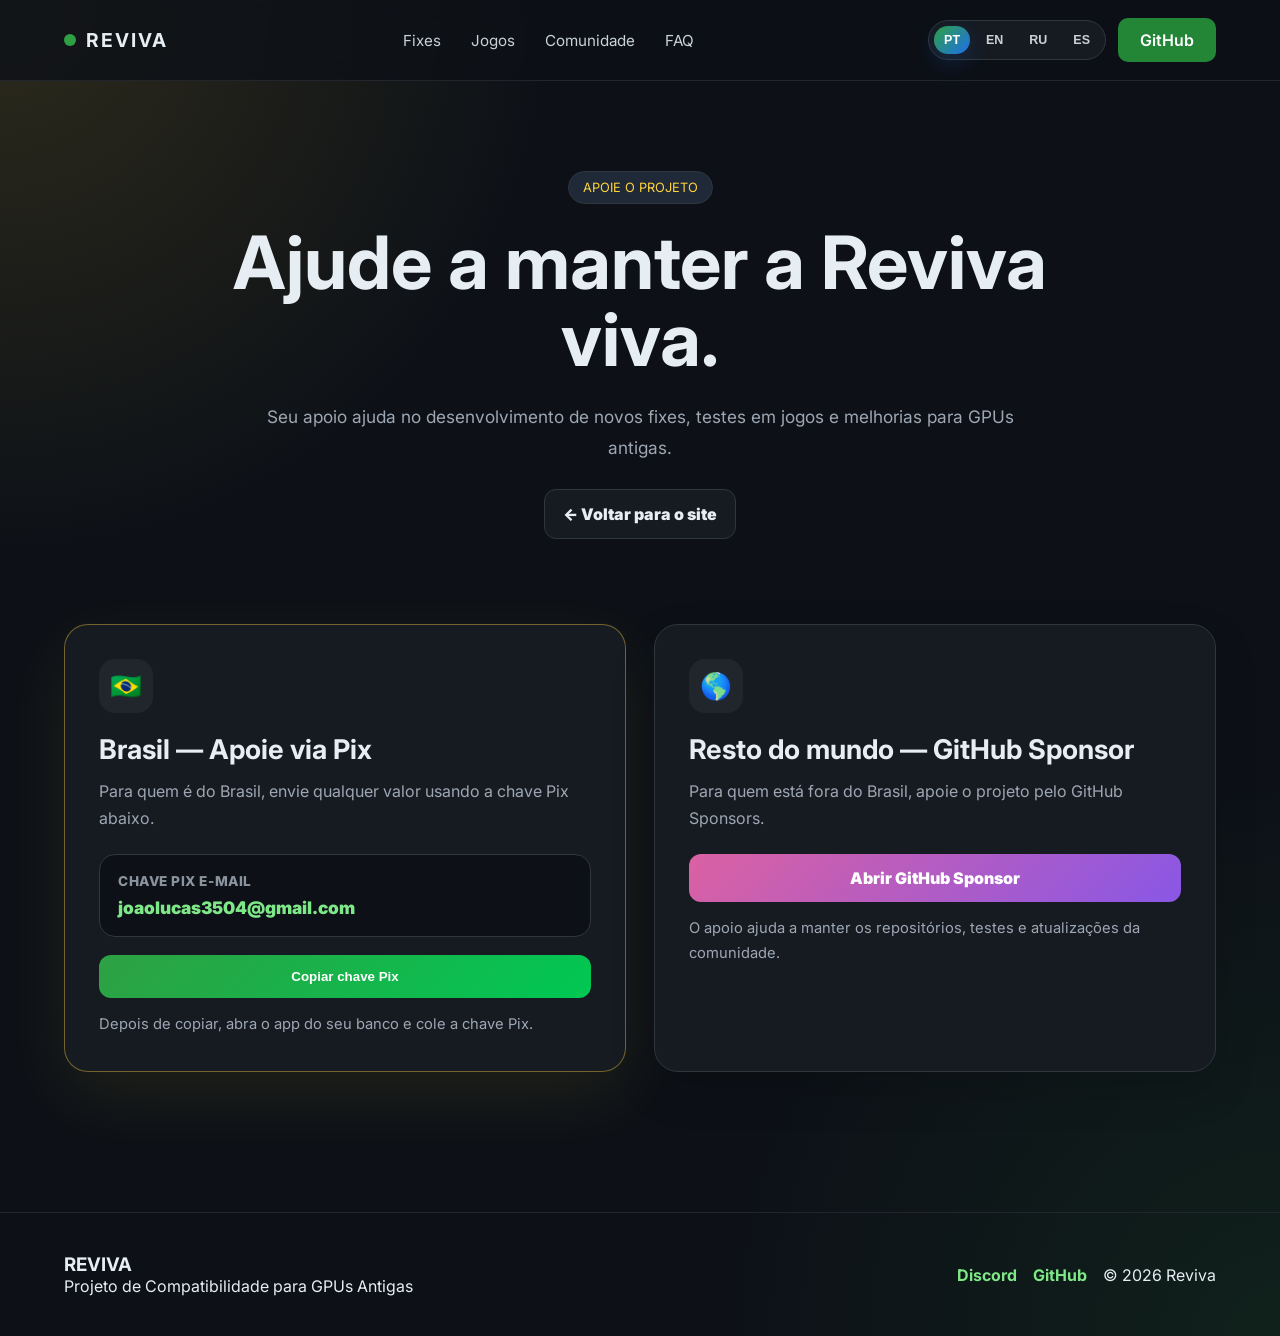
<file: support.html>
<!DOCTYPE html>
<html lang="pt-BR">
<head>
<meta charset="UTF-8">
<meta name="viewport" content="width=device-width, initial-scale=1.0">
<title>Reviva — Apoie o Projeto</title>
<meta name="description" content="Apoie o projeto Reviva via Pix no Brasil ou GitHub Sponsors no exterior.">
<link rel="preconnect" href="https://fonts.googleapis.com">
<link href="https://fonts.googleapis.com/css2?family=Inter:wght@400;500;600;700;800;900&display=swap" rel="stylesheet">
<link rel="stylesheet" href="style.css">
</head>
<body class="support-page">
<header class="topbar">
  <div class="container nav">
    <a class="logo" href="index.html" style="text-decoration:none;color:inherit;">
      <span class="dot"></span>
      <h1>REVIVA</h1>
    </a>

    <nav>
      <a href="index.html#fixes" data-i18n="navFixes">Fixes</a>
      <a href="index.html#games" data-i18n="navGames">Jogos</a>
      <a href="index.html#community" data-i18n="navCommunity">Comunidade</a>
      <a href="index.html#faq" data-i18n="navFaq">FAQ</a>
    </nav>

    <div class="nav-actions">
      <div class="language-switcher" aria-label="Selecionar idioma">
        <button class="lang-btn active" type="button" data-lang="pt-BR">PT</button>
        <button class="lang-btn" type="button" data-lang="en">EN</button>
        <button class="lang-btn" type="button" data-lang="ru">RU</button>
        <button class="lang-btn" type="button" data-lang="es">ES</button>
      </div>
      <a class="github-btn" href="https://github.com/Megadroidgames" target="_blank" rel="noopener">GitHub</a>
    </div>
  </div>
</header>

<main>
  <section class="support-hero-section">
    <div class="container">
      <div class="badge" data-i18n="badge">APOIE O PROJETO</div>
      <h2 data-i18n="title">Ajude a manter a Reviva viva.</h2>
      <p data-i18n="subtitle">Seu apoio ajuda no desenvolvimento de novos fixes, testes em jogos e melhorias para GPUs antigas.</p>
      <a class="back-home" href="index.html" data-i18n="backHome">← Voltar para o site</a>
    </div>
  </section>

  <section class="container support-grid">
    <article class="support-card featured">
      <div class="support-icon">🇧🇷</div>
      <h3 data-i18n="pixTitle">Brasil — Apoie via Pix</h3>
      <p data-i18n="pixText">Para quem é do Brasil, envie qualquer valor usando a chave Pix abaixo.</p>

      <div class="pix-box">
        <span class="pix-label" data-i18n="pixLabel">Chave Pix e-mail</span>
        <strong class="pix-key" id="pixKey">joaolucas3504@gmail.com</strong>
      </div>

      <button class="copy-pix" type="button" data-copy-pix data-i18n="copyPix">Copiar chave Pix</button>
      <p class="support-note" data-i18n="pixNote">Depois de copiar, abra o app do seu banco e cole a chave Pix.</p>
    </article>

    <article class="support-card">
      <div class="support-icon">🌎</div>
      <h3 data-i18n="sponsorTitle">Resto do mundo — GitHub Sponsor</h3>
      <p data-i18n="sponsorText">Para quem está fora do Brasil, apoie o projeto pelo GitHub Sponsors.</p>

      <a class="sponsor-main" href="https://github.com/sponsors/Megadroidgames" target="_blank" rel="noopener" data-i18n="sponsorButton">Abrir GitHub Sponsor</a>
      <p class="support-note" data-i18n="sponsorNote">O apoio ajuda a manter os repositórios, testes e atualizações da comunidade.</p>
    </article>
  </section>
</main>

<footer>
  <div class="container footer">
    <div>
      <h3>REVIVA</h3>
      <p data-i18n="footer">Projeto de Compatibilidade para GPUs Antigas</p>
    </div>

    <div class="footer-links">
      <a href="https://discord.gg/UWGq4SWQtj" target="_blank" rel="noopener">Discord</a>
      <a href="https://github.com/Megadroidgames" target="_blank" rel="noopener">GitHub</a>
      <p>© 2026 Reviva</p>
    </div>
  </div>
</footer>

<script src="support.js"></script>
</body>
</html>
</file>
<file: style.css>
*{
margin:0;
padding:0;
box-sizing:border-box;
}

body{
font-family:'Inter',sans-serif;
background:#0d1117;
color:#e6edf3;
}

.container{
width:min(1200px,90%);
margin:auto;
}

.topbar{
border-bottom:1px solid #21262d;
background:#0d1117cc;
backdrop-filter:blur(10px);
position:sticky;
top:0;
z-index:1000;
}

.nav{
display:flex;
justify-content:space-between;
align-items:center;
padding:18px 0;
}

.logo{
display:flex;
align-items:center;
gap:10px;
}

.logo h1{
font-size:1.2rem;
letter-spacing:2px;
}

.dot{
width:12px;
height:12px;
background:#2ea043;
border-radius:50%;
}

nav{
display:flex;
gap:30px;
}

nav a{
text-decoration:none;
color:#c9d1d9;
font-size:0.95rem;
}

.github-btn,.primary,.secondary{
text-decoration:none;
display:inline-block;
padding:12px 22px;
border-radius:10px;
border:none;
font-weight:600;
cursor:pointer;
}

.github-btn{
background:#238636;
color:white;
}

.hero{
padding:90px 0;
background:
radial-gradient(circle at top left,#1f6feb33,transparent 30%),
radial-gradient(circle at bottom right,#23863622,transparent 30%);
}

.hero-grid{
display:grid;
grid-template-columns:1fr 1fr;
gap:50px;
align-items:center;
}

.badge{
display:inline-block;
background:#1f2937;
padding:8px 14px;
border:1px solid #30363d;
border-radius:999px;
margin-bottom:20px;
font-size:0.8rem;
}

.hero h2{
font-size:4rem;
line-height:1.05;
margin-bottom:20px;
}

.hero p{
font-size:1.1rem;
color:#9da7b3;
line-height:1.8;
max-width:650px;
}

.hero-buttons{
display:flex;
gap:15px;
margin-top:30px;
flex-wrap:wrap;
}

.primary{
background:#2ea043;
color:white;
}

.secondary{
background:#161b22;
border:1px solid #30363d;
color:#e6edf3;
}

.stats{
display:flex;
gap:50px;
margin-top:50px;
}

.stats strong{
display:block;
font-size:1.6rem;
}

.stats span{
color:#8b949e;
}

.hero-card{
background:#161b22;
border:1px solid #30363d;
border-radius:18px;
overflow:hidden;
}

.terminal-top{
padding:14px;
border-bottom:1px solid #30363d;
display:flex;
gap:8px;
}

.terminal-top span{
width:12px;
height:12px;
border-radius:50%;
background:#484f58;
}

pre{
padding:30px;
line-height:1.8;
color:#7ee787;
font-size:0.95rem;
overflow:auto;
}

.features{
padding:80px 0;
}

.cards{
display:grid;
grid-template-columns:repeat(3,1fr);
gap:25px;
}

.card{
background:#161b22;
border:1px solid #30363d;
padding:30px;
border-radius:18px;
}

.card h3{
margin-bottom:15px;
}

.card p{
color:#8b949e;
line-height:1.7;
}

.section-title{
margin-bottom:40px;
}

.section-title h2{
font-size:2.5rem;
margin-bottom:10px;
}

.section-title p{
color:#8b949e;
}

.fixes,.games,.faq{
padding:90px 0;
}

.repo-grid{
display:grid;
grid-template-columns:repeat(2,1fr);
gap:25px;
}

.repo-card{
background:#161b22;
border:1px solid #30363d;
padding:28px;
border-radius:18px;
transition:0.2s;
}

.repo-card:hover{
transform:translateY(-5px);
border-color:#1f6feb;
}

.repo-top{
display:flex;
justify-content:space-between;
gap:15px;
margin-bottom:15px;
}

.repo-top span{
background:#1f6feb22;
padding:6px 12px;
border-radius:999px;
font-size:0.8rem;
}

.repo-card p{
color:#8b949e;
margin-bottom:20px;
}

.tags{
display:flex;
flex-wrap:wrap;
gap:10px;
}

.tags span{
background:#21262d;
padding:8px 12px;
border-radius:999px;
font-size:0.85rem;
}

.game-list{
display:grid;
grid-template-columns:repeat(2,1fr);
gap:28px;
}

.game-card{
background:#161b22;
border:1px solid #30363d;
border-radius:24px;
overflow:hidden;
box-shadow:0 18px 45px #00000024;
transition:opacity .35s ease, transform .35s ease, border-color .2s ease, box-shadow .2s ease;
}

.game-card:hover{
transform:translateY(-7px);
border-color:#58a6ff;
box-shadow:0 24px 70px #1f6feb24;
}

.game-cover{
display:block;
position:relative;
aspect-ratio:16/10;
overflow:hidden;
background:#0d1117;
}

.game-cover::after{
content:"";
position:absolute;
inset:0;
background:linear-gradient(180deg,transparent 45%,#161b22 100%);
pointer-events:none;
}

.game-cover img{
width:100%;
height:100%;
object-fit:cover;
display:block;
transition:transform .35s ease, filter .35s ease;
}

.game-card:hover .game-cover img{
transform:scale(1.05);
filter:brightness(1.08);
}

.game-info{
padding:24px;
}

.game-status{
display:inline-flex;
align-items:center;
background:#23863622;
color:#7ee787;
border:1px solid #2ea04366;
padding:7px 12px;
border-radius:999px;
font-size:.78rem;
font-weight:800;
margin-bottom:14px;
}

.game-status.testing{
background:#f0883e22;
color:#ffa657;
border-color:#f0883e66;
}

.game-info h3{
font-size:1.45rem;
margin-bottom:10px;
}

.game-info p{
color:#8b949e;
line-height:1.6;
margin-bottom:20px;
}

.game-actions{
display:flex;
gap:12px;
flex-wrap:wrap;
}


.youtube-section{
padding:90px 0 20px;
}

.youtube-box{
background:
linear-gradient(135deg,#ff003333,#1f6feb22),
#161b22;
border:1px solid #30363d;
padding:46px;
border-radius:28px;
display:flex;
justify-content:space-between;
align-items:center;
gap:32px;
overflow:hidden;
position:relative;
}

.youtube-box::before{
content:'';
position:absolute;
right:-60px;
top:-80px;
width:220px;
height:220px;
background:#ff003322;
border-radius:50%;
filter:blur(8px);
}

.youtube-content{
position:relative;
z-index:1;
max-width:680px;
}

.youtube-badge{
display:inline-flex;
align-items:center;
gap:8px;
background:#ff003322;
color:#ffb3c1;
border:1px solid #ff4d6d66;
padding:8px 14px;
border-radius:999px;
font-weight:900;
font-size:.82rem;
margin-bottom:16px;
}

.youtube-box h2{
font-size:2.4rem;
margin-bottom:12px;
}

.youtube-box p{
color:#c9d1d9;
line-height:1.75;
}

.youtube-actions{
display:flex;
gap:14px;
flex-wrap:wrap;
justify-content:flex-end;
position:relative;
z-index:1;
}

.youtube-hero{
text-decoration:none;
display:inline-flex;
align-items:center;
justify-content:center;
gap:8px;
padding:12px 22px;
border-radius:12px;
font-weight:900;
color:#fff;
background:linear-gradient(135deg,#ff0033,#ff4d4d);
border:1px solid #ff4d6d;
box-shadow:0 12px 30px #ff003333;
transition:transform .2s ease, box-shadow .2s ease, filter .2s ease;
}

.youtube-hero:hover{
transform:translateY(-2px);
filter:brightness(1.08);
box-shadow:0 16px 38px #ff003344;
}

.community{
padding:90px 0;
}

.community-box{
background:linear-gradient(135deg,#1f6feb33,#23863622);
border:1px solid #30363d;
padding:50px;
border-radius:24px;
display:flex;
justify-content:space-between;
align-items:center;
gap:30px;
}

.community-box h2{
font-size:2.5rem;
margin-bottom:10px;
}

.community-box p{
color:#c9d1d9;
line-height:1.7;
}

.faq-item{
background:#161b22;
border:1px solid #30363d;
padding:25px;
border-radius:16px;
margin-bottom:18px;
}

.faq-item h4{
margin-bottom:10px;
}

.faq-item p{
color:#8b949e;
}

footer{
border-top:1px solid #21262d;
padding:40px 0;
margin-top:50px;
}

.footer{
display:flex;
justify-content:space-between;
}

@media(max-width:900px){

.hero-grid,
.cards,
.repo-grid,
.game-list,
.youtube-box,
.community-box{
grid-template-columns:1fr;
display:grid;
}

.hero h2{
font-size:2.8rem;
}

nav{
display:none;
}

.stats{
flex-direction:column;
gap:20px;
}

.footer{
flex-direction:column;
gap:20px;
}

}

.repo-card,
.card,
.faq-item,
.game-card,
.youtube-box{
opacity:0;
transform:translateY(14px);
transition:opacity .35s ease, transform .35s ease, border-color .2s ease;
}

.repo-card.visible,
.card.visible,
.faq-item.visible,
.game-card.visible,
.youtube-box.visible{
opacity:1;
transform:translateY(0);
}

.faq-item h4{
cursor:pointer;
}

.faq-item p{
max-height:0;
overflow:hidden;
transition:max-height .25s ease;
}

.faq-item.open p{
max-height:160px;
}

.nav-actions{
display:flex;
gap:12px;
align-items:center;
}

.discord-btn,
.discord-hero{
text-decoration:none;
display:inline-flex;
align-items:center;
justify-content:center;
gap:8px;
padding:12px 22px;
border-radius:10px;
font-weight:700;
color:#fff;
background:linear-gradient(135deg,#5865f2,#7c3aed);
box-shadow:0 10px 28px #5865f233;
transition:transform .2s ease, box-shadow .2s ease, filter .2s ease;
}

.discord-btn:hover,
.discord-hero:hover,
.youtube-hero:hover,
.download-link:hover,
.github-btn:hover,
.primary:hover,
.secondary:hover{
transform:translateY(-2px);
filter:brightness(1.08);
}

.repo-actions{
display:flex;
gap:12px;
flex-wrap:wrap;
margin-top:24px;
}

.repo-link,
.download-link{
text-decoration:none;
display:inline-flex;
align-items:center;
justify-content:center;
gap:8px;
padding:13px 18px;
border-radius:12px;
font-weight:800;
transition:transform .2s ease, box-shadow .2s ease, border-color .2s ease, filter .2s ease;
}

.download-link{
color:#fff;
background:linear-gradient(135deg,#2ea043,#00c853);
box-shadow:0 12px 30px #2ea04333;
border:1px solid #3fb950;
min-width:150px;
}

.download-icon{
display:inline-grid;
place-items:center;
width:24px;
height:24px;
border-radius:999px;
background:#ffffff24;
font-size:1rem;
line-height:1;
}

.repo-link{
color:#e6edf3;
background:#0d1117;
border:1px solid #30363d;
}

.repo-link:hover{
border-color:#58a6ff;
box-shadow:0 12px 30px #1f6feb22;
}

.community-actions{
display:flex;
gap:14px;
flex-wrap:wrap;
align-items:center;
justify-content:flex-end;
}

.footer-links{
display:flex;
gap:16px;
align-items:center;
flex-wrap:wrap;
justify-content:flex-end;
}

.footer-links a{
color:#7ee787;
text-decoration:none;
font-weight:700;
}

.footer-links a:hover{
text-decoration:underline;
}

@media(max-width:900px){
.nav-actions{
display:flex;
}
.github-btn{
display:none;
}
.hero-buttons,
.repo-actions,
.game-actions,
.youtube-actions,
.community-actions,
.footer-links{
flex-direction:column;
align-items:stretch;
}
.discord-hero,
.youtube-hero,
.download-link,
.repo-link,
.primary,
.secondary{
width:100%;
text-align:center;
}
}

/* Ajuste final das capas dos jogos */
.game-list{
  grid-template-columns:repeat(2,minmax(0,1fr));
  align-items:stretch;
}

.game-card{
  display:grid;
  grid-template-rows:auto 1fr;
}

.game-cover{
  width:100%;
  height:320px;
  aspect-ratio:auto;
  border-bottom:1px solid #30363d;
}

.game-cover img{
  width:100%;
  height:100%;
  object-fit:cover;
  object-position:center;
}

.game-info{
  display:flex;
  flex-direction:column;
}

.game-actions{
  margin-top:auto;
}

@media(max-width:900px){
  .game-list{
    grid-template-columns:1fr;
  }

  .game-cover{
    height:300px;
  }
}

@media(max-width:520px){
  .game-cover{
    height:260px;
  }
}

/* Seletor de idioma */
.language-switcher{
  display:flex;
  align-items:center;
  gap:6px;
  padding:5px;
  border:1px solid #30363d;
  background:#161b22;
  border-radius:999px;
}

.lang-btn{
  border:0;
  color:#c9d1d9;
  background:transparent;
  border-radius:999px;
  padding:7px 10px;
  font-weight:900;
  font-size:.78rem;
  cursor:pointer;
  transition:background .2s ease, color .2s ease, transform .2s ease;
}

.lang-btn:hover{
  transform:translateY(-1px);
  background:#21262d;
}

.lang-btn.active{
  color:#fff;
  background:linear-gradient(135deg,#2ea043,#1f6feb);
  box-shadow:0 8px 22px #1f6feb33;
}

@media(max-width:900px){
  .nav{
    gap:14px;
  }

  .nav-actions{
    gap:8px;
  }

  .language-switcher{
    order:-1;
  }

  .discord-btn{
    display:none;
  }
}

@media(max-width:520px){
  .logo h1{
    font-size:1rem;
  }

  .lang-btn{
    padding:6px 8px;
    font-size:.72rem;
  }
}


/* Botão de apoio */
.support-btn,
.support-hero{
  text-decoration:none;
  display:inline-flex;
  align-items:center;
  justify-content:center;
  gap:8px;
  padding:12px 22px;
  border-radius:12px;
  font-weight:900;
  color:#0d1117;
  background:linear-gradient(135deg,#ffd33d,#ffab00);
  border:1px solid #ffd33d;
  box-shadow:0 12px 30px #ffd33d22;
  transition:transform .2s ease, box-shadow .2s ease, filter .2s ease;
}

.support-btn:hover,
.support-hero:hover{
  transform:translateY(-2px);
  filter:brightness(1.06);
  box-shadow:0 16px 38px #ffd33d33;
}

.support-page{
  min-height:100vh;
  background:
    radial-gradient(circle at top left,#ffd33d22,transparent 30%),
    radial-gradient(circle at bottom right,#23863622,transparent 30%),
    #0d1117;
}

.support-hero-section{
  padding:90px 0 40px;
  text-align:center;
}

.support-hero-section .badge{
  color:#ffd33d;
}

.support-hero-section h2{
  font-size:clamp(2.4rem,6vw,4.6rem);
  line-height:1.05;
  max-width:900px;
  margin:0 auto 22px;
}

.support-hero-section p{
  color:#9da7b3;
  line-height:1.8;
  max-width:760px;
  margin:0 auto;
  font-size:1.08rem;
}

.support-grid{
  display:grid;
  grid-template-columns:repeat(2,minmax(0,1fr));
  gap:28px;
  padding:45px 0 90px;
}

.support-card{
  background:#161b22;
  border:1px solid #30363d;
  border-radius:24px;
  padding:34px;
  box-shadow:0 18px 45px #00000024;
}

.support-card.featured{
  border-color:#ffd33d66;
  box-shadow:0 24px 70px #ffd33d14;
}

.support-card .support-icon{
  width:54px;
  height:54px;
  display:grid;
  place-items:center;
  border-radius:16px;
  background:#21262d;
  font-size:1.6rem;
  margin-bottom:20px;
}

.support-card h3{
  font-size:1.7rem;
  margin-bottom:12px;
}

.support-card p{
  color:#9da7b3;
  line-height:1.7;
  margin-bottom:22px;
}

.pix-box{
  background:#0d1117;
  border:1px solid #30363d;
  border-radius:16px;
  padding:18px;
  margin-bottom:18px;
}

.pix-label{
  display:block;
  color:#8b949e;
  font-size:.85rem;
  font-weight:800;
  margin-bottom:8px;
  text-transform:uppercase;
  letter-spacing:.04em;
}

.pix-key{
  display:block;
  word-break:break-all;
  color:#7ee787;
  font-size:1.08rem;
  font-weight:900;
}

.copy-pix,
.sponsor-main,
.back-home{
  text-decoration:none;
  width:100%;
  border:0;
  display:inline-flex;
  align-items:center;
  justify-content:center;
  gap:8px;
  padding:14px 18px;
  border-radius:12px;
  font-weight:900;
  cursor:pointer;
  transition:transform .2s ease, filter .2s ease, border-color .2s ease;
}

.copy-pix{
  color:#fff;
  background:linear-gradient(135deg,#2ea043,#00c853);
}

.sponsor-main{
  color:#fff;
  background:linear-gradient(135deg,#db61a2,#8957e5);
}

.back-home{
  width:auto;
  color:#e6edf3;
  background:#161b22;
  border:1px solid #30363d;
  margin-top:26px;
}

.copy-pix:hover,
.sponsor-main:hover,
.back-home:hover{
  transform:translateY(-2px);
  filter:brightness(1.08);
}

.support-note{
  color:#8b949e;
  font-size:.92rem;
  margin-top:14px;
  margin-bottom:0!important;
}

@media(max-width:900px){
  .support-btn{
    display:none;
  }

  .support-grid{
    grid-template-columns:1fr;
  }
}

@media(max-width:520px){
  .support-card{
    padding:24px;
  }
}
</file>
